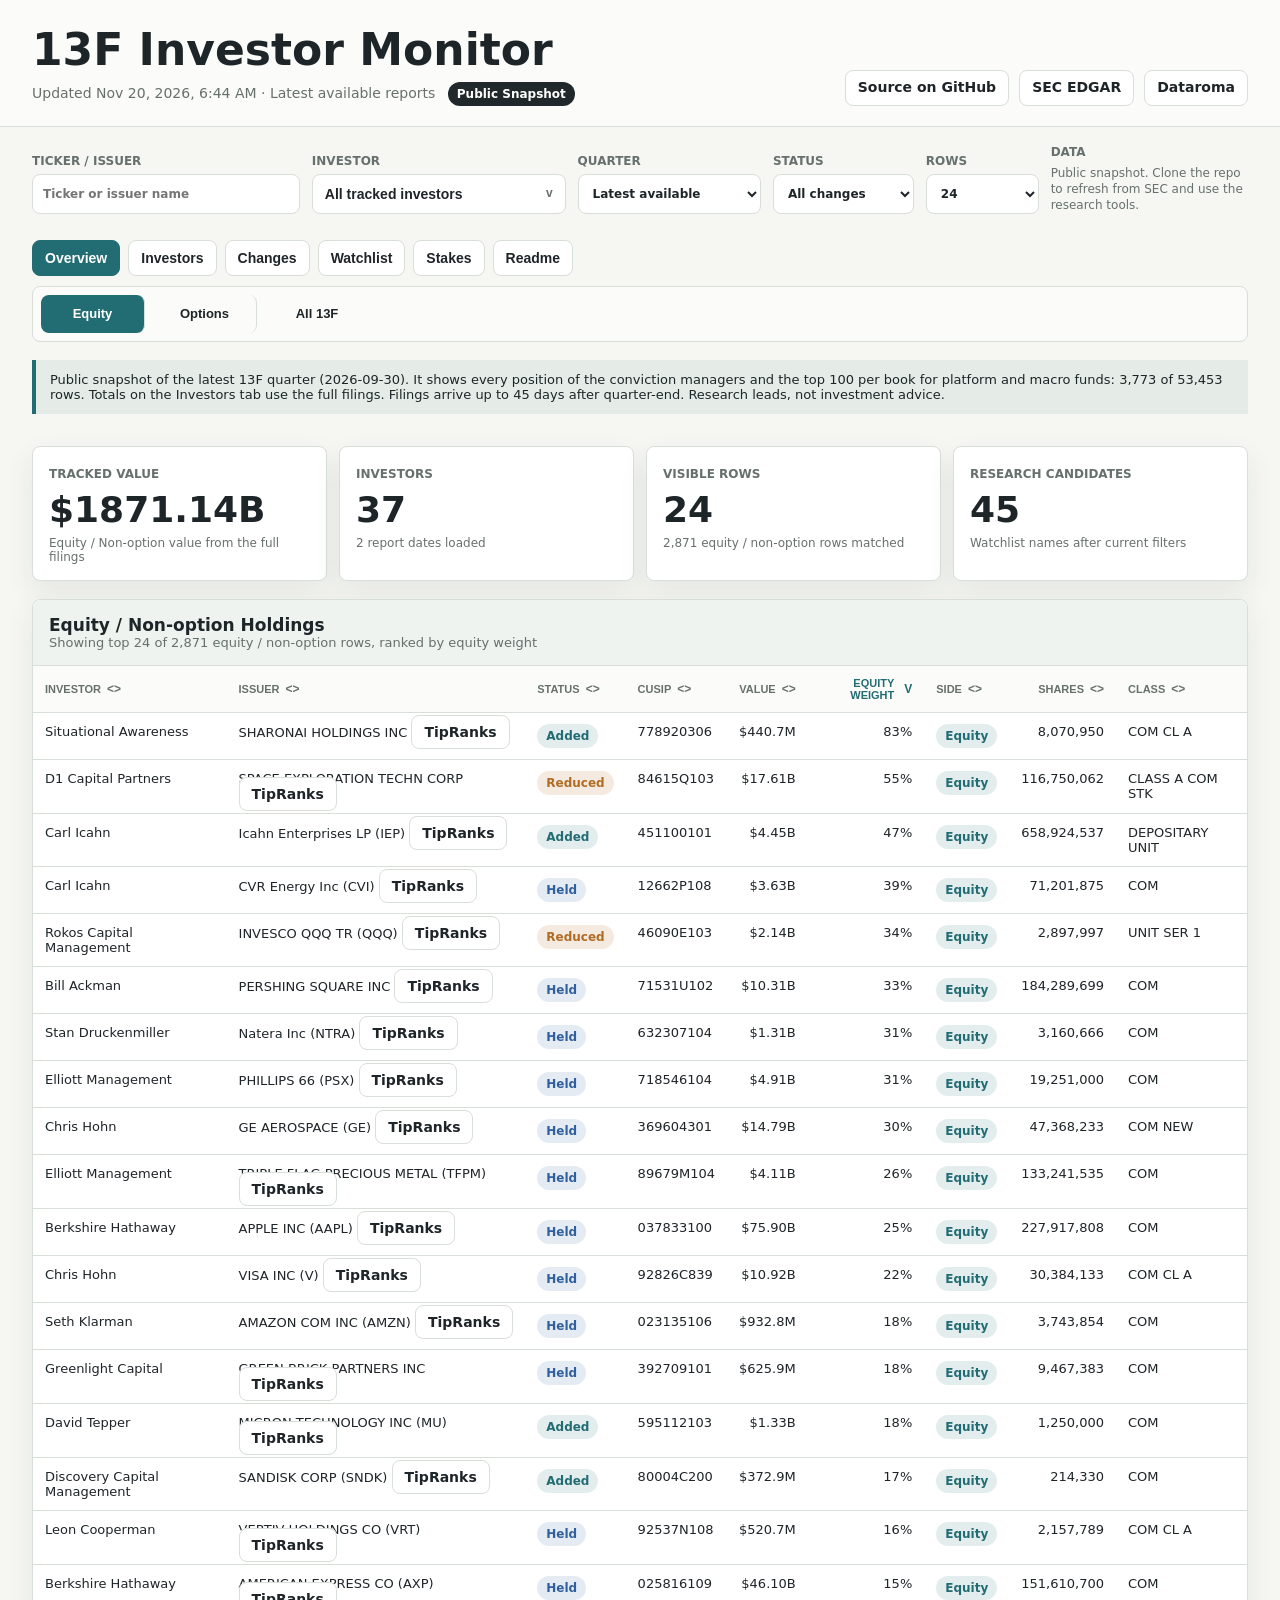
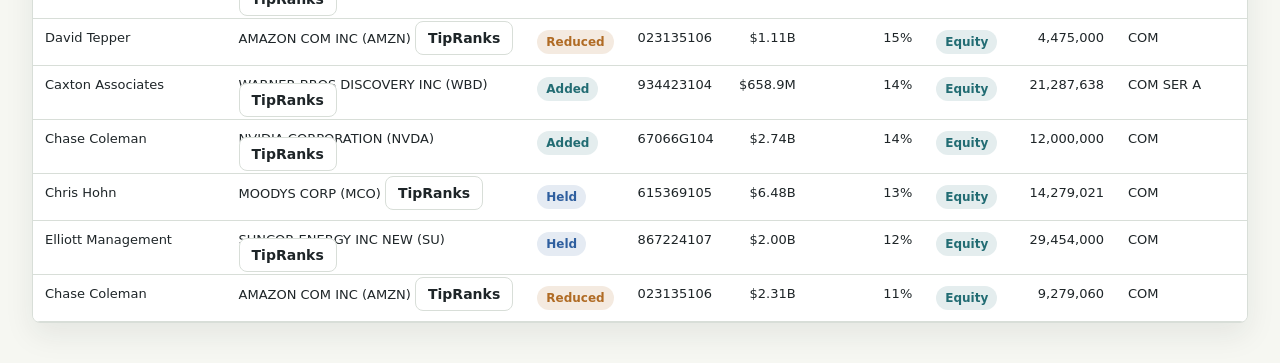
<file: docs/index.html>
<!doctype html>
<html lang="en">
  <head>
    <meta charset="utf-8" />
    <meta name="viewport" content="width=device-width, initial-scale=1" />
    <title>13F Investor Monitor</title>
    <link rel="icon" href="data:image/svg+xml,%3Csvg xmlns='http://www.w3.org/2000/svg' viewBox='0 0 32 32'%3E%3Crect width='32' height='32' rx='6' fill='%23205d78'/%3E%3Ctext x='16' y='22' font-family='system-ui,sans-serif' font-size='15' font-weight='700' fill='white' text-anchor='middle'%3E13F%3C/text%3E%3C/svg%3E" />
    <link rel="stylesheet" href="./styles.css" />
    <meta name="description" content="What 37 well-known institutional investors reported holding, from SEC 13F filings: positions, quarter-over-quarter changes, new stakes and a research watchlist." />
    <meta property="og:title" content="13F Investor Monitor" />
    <meta property="og:description" content="What 37 well-known institutional investors reported holding, from SEC 13F filings: positions, quarter-over-quarter changes, new stakes and a research watchlist." />
  </head>
  <body>
    <header class="topbar">
      <div>
        <h1>13F Investor Monitor</h1>
        <p id="dataStatus">Loading SEC portfolio data...</p>
      </div>
      <div class="topbar-actions">
        <a class="source-link" href="https://www.sec.gov/edgar/search/" target="_blank" rel="noreferrer">SEC EDGAR</a>
        <a class="source-link" href="https://www.dataroma.com/" target="_blank" rel="noreferrer">Dataroma</a>
      </div>
    </header>

    <main>
      <section class="controls" aria-label="Dashboard filters">
        <label>
          Ticker / Issuer
          <input id="searchInput" type="search" placeholder="Ticker or issuer name" autocomplete="off" />
        </label>
        <label class="investor-control">
          Investor
          <div class="multi-select" id="investorFilter">
            <button type="button" class="multi-select-button" id="investorFilterButton">All investors</button>
            <div class="multi-select-panel" id="investorFilterPanel" hidden></div>
          </div>
        </label>
        <label>
          Quarter
          <select id="reportDateFilter">
            <option value="latest">Latest available</option>
          </select>
        </label>
        <label>
          Status
          <select id="statusFilter">
            <option value="all">All changes</option>
            <option value="new">New</option>
            <option value="added">Added</option>
            <option value="reduced">Reduced</option>
            <option value="exited">Exited</option>
            <option value="held">Held</option>
          </select>
        </label>
        <label>
          Rows
          <select id="rowLimitFilter">
            <option value="24" selected>24</option>
            <option value="50">50</option>
            <option value="100">100</option>
            <option value="250">250</option>
            <option value="all">All (slower)</option>
          </select>
        </label>
        <div class="filing-check-control">
          <span class="control-label">Filings</span>
          <button type="button" id="checkFilingsButton">Check filings</button>
          <span id="filingCheckStatus">Check SEC and download new filings</span>
        </div>
      </section>

      <nav class="tabs" aria-label="Dashboard views">
        <button class="tab active" data-view="overview">Overview</button>
        <button class="tab" data-view="investors">Investors</button>
        <button class="tab" data-view="changes">Changes</button>
        <button class="tab" data-view="watchlist">Watchlist</button>
        <button class="tab" data-view="stakes">Stakes</button>
        <button class="tab" data-view="research">Research</button>
        <button class="tab" data-view="readme">Readme</button>
      </nav>

      <nav class="book-tabs" aria-label="Holding book">
        <button type="button" class="book-tab category-button active" data-category="equity">Equity</button>
        <button type="button" class="book-tab category-button" data-category="option">Options</button>
        <button type="button" class="book-tab category-button" data-category="all">All 13F</button>
      </nav>

      <section id="overviewView" class="view active"></section>
      <section id="investorsView" class="view"></section>
      <section id="changesView" class="view"></section>
      <section id="watchlistView" class="view"></section>
      <section id="stakesView" class="view"></section>
      <section id="researchView" class="view"></section>
      <section id="readmeView" class="view"></section>
    </main>

    <template id="emptyStateTemplate">
      <div class="empty-state">
        <h2>No matching data</h2>
        <p>Try a broader search or adjust the investor/status filters.</p>
      </div>
    </template>

    <script>window.DASHBOARD_STATIC = {"dataBase": "./snapshot/", "repoUrl": "https://github.com/jetsu27149/13F_monitoring"};</script>
    <script src="./app.js"></script>
  </body>
</html>
</file>
<file: docs/styles.css>
:root {
  color-scheme: light;
  --bg: #f6f7f2;
  --panel: #ffffff;
  --panel-2: #eef3f0;
  --text: #1e2528;
  --muted: #66706d;
  --line: #d8ded8;
  --teal: #226c73;
  --green: #2f7d52;
  --amber: #b06b24;
  --red: #b84a3a;
  --blue: #2f5f9f;
  --shadow: 0 12px 30px rgba(26, 35, 38, 0.08);
}

* {
  box-sizing: border-box;
}

body {
  margin: 0;
  background: var(--bg);
  color: var(--text);
  font-family: Inter, ui-sans-serif, system-ui, -apple-system, BlinkMacSystemFont, "Segoe UI", sans-serif;
  letter-spacing: 0;
}

a {
  color: inherit;
}

.topbar {
  display: flex;
  align-items: flex-end;
  justify-content: space-between;
  gap: 24px;
  padding: 28px 32px 20px;
  border-bottom: 1px solid var(--line);
  background: #fbfcf9;
}

.topbar h1 {
  margin: 0;
  font-size: clamp(28px, 4vw, 44px);
  line-height: 1;
  font-weight: 760;
}

.topbar p {
  margin: 10px 0 0;
  color: var(--muted);
  font-size: 14px;
}

.topbar-actions {
  display: flex;
  gap: 10px;
  flex-wrap: wrap;
  justify-content: flex-end;
}

.source-link,
.tab,
button {
  min-height: 36px;
  border: 1px solid var(--line);
  background: var(--panel);
  color: var(--text);
  border-radius: 8px;
  padding: 8px 12px;
  font-size: 14px;
  font-weight: 650;
  text-decoration: none;
  cursor: pointer;
}

.source-link:hover,
.tab:hover,
button:hover {
  border-color: #9ea9a3;
}

main {
  padding: 18px 32px 40px;
}

.controls {
  display: grid;
  grid-template-columns: minmax(190px, 0.95fr) minmax(210px, 0.9fr) minmax(170px, 0.65fr) minmax(140px, 0.5fr) minmax(112px, 0.4fr) minmax(190px, 0.7fr);
  gap: 12px;
  align-items: end;
  margin-bottom: 26px;
}

label,
.category-control,
.control-label {
  display: grid;
  gap: 6px;
  color: var(--muted);
  font-size: 12px;
  font-weight: 720;
  text-transform: uppercase;
}

.investor-control {
  min-width: 0;
}

.multi-select {
  position: relative;
}

.multi-select-button {
  position: relative;
  width: 100%;
  min-height: 40px;
  padding-right: 34px;
  overflow: hidden;
  background: var(--panel);
  color: var(--text);
  font-weight: 650;
  text-align: left;
  text-overflow: ellipsis;
  white-space: nowrap;
}

.multi-select-button::after {
  position: absolute;
  right: 12px;
  content: "v";
  color: var(--muted);
  font-size: 12px;
}

.multi-select-panel {
  position: absolute;
  z-index: 20;
  top: calc(100% + 6px);
  left: 0;
  right: 0;
  max-height: 280px;
  overflow: auto;
  padding: 6px;
  border: 1px solid var(--line);
  border-radius: 8px;
  background: var(--panel);
  box-shadow: var(--shadow);
}

.multi-select-option {
  display: grid;
  grid-template-columns: 18px minmax(0, 1fr);
  gap: 8px;
  align-items: center;
  padding: 7px 8px;
  border-radius: 6px;
  color: var(--text);
  font-size: 14px;
  font-weight: 520;
  text-transform: none;
}

.multi-select-option:hover {
  background: #f0f5f2;
}

.multi-select-option input {
  width: 16px;
  min-height: 16px;
  margin: 0;
  padding: 0;
}

.multi-select-option span {
  overflow: hidden;
  text-overflow: ellipsis;
  white-space: nowrap;
}

.category-control {
  margin: 0;
  padding: 0;
  border: 0;
}

.category-control legend {
  padding: 0;
}

.segmented-control {
  display: grid;
  grid-template-columns: repeat(3, 1fr);
  min-height: 40px;
  border: 1px solid var(--line);
  border-radius: 8px;
  overflow: hidden;
  background: var(--panel);
}

.category-button {
  min-height: 38px;
  border: 0;
  border-right: 1px solid var(--line);
  border-radius: 0;
  background: transparent;
  padding: 8px 10px;
  font-size: 13px;
}

.category-button:last-child {
  border-right: 0;
}

.category-button.active {
  background: var(--teal);
  color: #fff;
}

.filing-check-control {
  position: relative;
  display: grid;
  gap: 6px;
  align-content: start;
}

.filing-check-control button {
  width: 100%;
  min-height: 40px;
  background: var(--teal);
  color: #fff;
}

.filing-check-control button:disabled {
  cursor: wait;
  opacity: 0.65;
}

.filing-check-control #filingCheckStatus {
  position: absolute;
  top: calc(100% + 5px);
  left: 0;
  right: 0;
  min-height: 16px;
  overflow: hidden;
  color: var(--muted);
  font-size: 12px;
  line-height: 1.3;
  text-overflow: ellipsis;
  white-space: nowrap;
}

input,
select,
textarea {
  width: 100%;
  min-height: 40px;
  border: 1px solid var(--line);
  border-radius: 8px;
  background: var(--panel);
  color: var(--text);
  padding: 8px 10px;
  font: inherit;
  text-transform: none;
}

textarea {
  min-height: 120px;
  resize: vertical;
  line-height: 1.45;
}

input[type="range"] {
  padding: 0;
}

.tabs {
  display: flex;
  flex-wrap: wrap;
  gap: 8px;
  margin-bottom: 10px;
}

.tab.active {
  background: var(--teal);
  border-color: var(--teal);
  color: #fff;
}

.book-tabs {
  display: flex;
  flex-wrap: wrap;
  gap: 8px;
  align-items: center;
  margin-bottom: 18px;
  padding: 8px;
  border: 1px solid var(--line);
  border-radius: 8px;
  background: #fbfcf9;
}

.book-tab {
  min-width: 104px;
  border-radius: 8px;
}

.view {
  display: none;
}

.view.active {
  display: grid;
  gap: 18px;
}

.metric-grid {
  display: grid;
  grid-template-columns: repeat(4, minmax(150px, 1fr));
  gap: 12px;
}

.metric-card,
.panel,
.investor-card,
.watch-card {
  background: var(--panel);
  border: 1px solid var(--line);
  border-radius: 8px;
  box-shadow: var(--shadow);
}

.metric-card {
  min-height: 116px;
  padding: 16px;
}

.metric-card span {
  color: var(--muted);
  font-size: 12px;
  font-weight: 720;
  text-transform: uppercase;
}

.metric-card strong {
  display: block;
  margin-top: 10px;
  font-size: clamp(24px, 3vw, 36px);
  line-height: 1;
}

.metric-card small {
  display: block;
  margin-top: 8px;
  color: var(--muted);
  font-size: 12px;
}

.panel {
  overflow: hidden;
}

.panel-header {
  display: flex;
  align-items: center;
  justify-content: space-between;
  gap: 14px;
  padding: 15px 16px;
  border-bottom: 1px solid var(--line);
  background: var(--panel-2);
}

.panel-header h2 {
  margin: 0;
  font-size: 17px;
}

.panel-header p {
  margin: 0;
  color: var(--muted);
  font-size: 13px;
}

.subhead {
  margin: 0 0 10px;
  font-size: 16px;
}

.subtle-note {
  margin: -6px 0 10px;
  color: var(--muted);
  font-size: 12px;
}

.grid-2 {
  display: grid;
  grid-template-columns: minmax(0, 1fr) minmax(340px, 0.7fr);
  gap: 18px;
}

.research-grid {
  display: grid;
  grid-template-columns: minmax(0, 1fr) minmax(360px, 0.72fr);
  gap: 18px;
}

.panel-body {
  padding: 16px;
}

.qa-form,
.ticker-form {
  display: grid;
  gap: 12px;
}

.qa-actions {
  display: flex;
  flex-wrap: wrap;
  gap: 10px;
}

.inline-form {
  display: grid;
  grid-template-columns: minmax(140px, 1fr) auto;
  gap: 10px;
  align-items: end;
}

.answer-box,
.ticker-result {
  min-height: 120px;
  padding: 14px;
  border: 1px solid var(--line);
  border-radius: 8px;
  background: #f8faf6;
  color: var(--text);
  font-size: 14px;
  line-height: 1.45;
  white-space: pre-wrap;
}

.answer-box.loading,
.ticker-result.loading {
  color: var(--muted);
}

.style-summary {
  display: grid;
  gap: 12px;
}

.style-summary h3 {
  margin: 0;
  font-size: 18px;
}

.style-summary p {
  margin: 0;
  color: var(--muted);
  line-height: 1.45;
}

.situational-grid {
  display: grid;
  grid-template-columns: minmax(0, 0.95fr) minmax(360px, 1.05fr);
  gap: 18px;
}

.awareness-block,
.earnings-watch {
  padding: 14px;
  border: 1px solid var(--line);
  border-radius: 8px;
  background: #f8faf6;
}

.section-heading {
  display: flex;
  align-items: start;
  justify-content: space-between;
  gap: 12px;
  margin-bottom: 10px;
}

.section-heading h3 {
  margin: 0;
  font-size: 15px;
}

.section-heading p {
  margin: 0;
  color: var(--muted);
  font-size: 12px;
  line-height: 1.35;
}

.awareness-label {
  color: var(--teal);
  font-size: 11px;
  font-weight: 760;
  text-transform: uppercase;
}

.earnings-actions {
  display: flex;
  align-items: center;
  gap: 10px;
  margin-bottom: 10px;
}

.earnings-actions span,
.empty-inline {
  color: var(--muted);
  font-size: 12px;
  line-height: 1.35;
}

.earnings-list {
  display: grid;
  gap: 8px;
}

.earnings-row {
  display: grid;
  grid-template-columns: minmax(0, 1fr) auto;
  gap: 9px;
  padding: 10px;
  border: 1px solid var(--line);
  border-radius: 8px;
  background: var(--panel);
}

.earnings-row strong,
.earnings-row span {
  display: block;
}

.earnings-row span {
  margin-top: 3px;
  color: var(--muted);
  font-size: 12px;
}

.earnings-row-actions {
  display: flex;
  align-items: start;
  gap: 6px;
}

.compact-link {
  min-height: 36px;
}

.earnings-result {
  grid-column: 1 / -1;
  min-height: 42px;
  padding-top: 7px;
  border-top: 1px solid var(--line);
  color: var(--muted);
  font-size: 12px;
  line-height: 1.4;
  white-space: pre-wrap;
}

.earnings-result.loading {
  color: var(--teal);
}

.data-source-note {
  color: var(--muted);
  font-size: 12px;
  line-height: 1.35;
}

.readme-body {
  display: grid;
  gap: 14px;
}

.definition-grid {
  display: grid;
  grid-template-columns: repeat(2, minmax(260px, 1fr));
  gap: 12px;
}

.definition-card {
  padding: 14px;
  border: 1px solid var(--line);
  border-radius: 8px;
  background: #f8faf6;
}

.definition-card h3 {
  margin: 0 0 7px;
  font-size: 14px;
}

.definition-card p,
.readme-note p {
  margin: 0;
  color: var(--muted);
  font-size: 13px;
  line-height: 1.45;
}

.readme-note {
  padding: 14px;
  border-left: 4px solid var(--teal);
  background: #eef6f3;
}

.readme-note strong {
  display: block;
  margin-bottom: 6px;
  font-size: 13px;
  text-transform: uppercase;
  color: var(--teal);
}

.investor-grid {
  display: grid;
  grid-template-columns: repeat(5, minmax(210px, 1fr));
  gap: 12px;
}

.investor-card {
  min-height: 220px;
  padding: 15px;
  display: grid;
  gap: 12px;
  align-content: start;
}

.investor-card h3,
.watch-card h3 {
  margin: 0;
  font-size: 17px;
}

.investor-card .manager,
.watch-card p {
  margin: 0;
  color: var(--muted);
  font-size: 13px;
}

.stats-row {
  display: grid;
  grid-template-columns: repeat(3, 1fr);
  gap: 8px;
}

.stat {
  min-height: 62px;
  padding: 9px;
  background: #f8faf6;
  border: 1px solid var(--line);
  border-radius: 8px;
}

.stat span {
  display: block;
  color: var(--muted);
  font-size: 11px;
  font-weight: 720;
  text-transform: uppercase;
}

.stat strong {
  display: block;
  margin-top: 6px;
  font-size: 16px;
}

.bar {
  width: 100%;
  height: 9px;
  overflow: hidden;
  background: #dfe7e2;
  border-radius: 999px;
}

.bar > span {
  display: block;
  height: 100%;
  background: var(--teal);
  border-radius: 999px;
}

.pattern-list {
  margin: 0;
  padding: 0;
  list-style: none;
  display: grid;
  gap: 8px;
}

.pattern-list li {
  color: var(--muted);
  font-size: 13px;
  line-height: 1.35;
}

.table-wrap {
  width: 100%;
  overflow: auto;
}

table {
  width: 100%;
  min-width: 860px;
  border-collapse: collapse;
  background: var(--panel);
}

th,
td {
  padding: 11px 12px;
  border-bottom: 1px solid var(--line);
  text-align: left;
  vertical-align: top;
  font-size: 13px;
}

th {
  position: sticky;
  top: 0;
  background: #fbfcf9;
  color: var(--muted);
  font-size: 11px;
  text-transform: uppercase;
  z-index: 1;
}

.sort-button {
  display: inline-flex;
  align-items: center;
  justify-content: flex-start;
  gap: 6px;
  width: 100%;
  min-height: 24px;
  border: 0;
  border-radius: 0;
  background: transparent;
  color: inherit;
  padding: 0;
  font-size: 11px;
  font-weight: 760;
  text-align: inherit;
  text-transform: uppercase;
}

.num .sort-button {
  justify-content: flex-end;
}

.sort-button:hover {
  color: var(--text);
}

.sort-button.active {
  color: var(--teal);
}

.sort-arrow {
  min-width: 12px;
  font-size: 12px;
}

tbody tr:hover {
  background: #f9fbf6;
}

.num {
  text-align: right;
  font-variant-numeric: tabular-nums;
}

.status-pill,
.side-pill,
.mode-pill {
  display: inline-flex;
  align-items: center;
  min-height: 24px;
  border-radius: 999px;
  padding: 3px 9px;
  font-size: 12px;
  font-weight: 760;
  text-transform: capitalize;
}

.status-new {
  background: rgba(47, 125, 82, 0.12);
  color: var(--green);
}

.status-added {
  background: rgba(34, 108, 115, 0.12);
  color: var(--teal);
}

.status-reduced {
  background: rgba(176, 107, 36, 0.14);
  color: var(--amber);
}

.status-exited {
  background: rgba(184, 74, 58, 0.12);
  color: var(--red);
}

.status-held {
  background: rgba(47, 95, 159, 0.12);
  color: var(--blue);
}

.side-equity {
  background: rgba(34, 108, 115, 0.12);
  color: var(--teal);
}

.side-option {
  background: rgba(176, 107, 36, 0.14);
  color: var(--amber);
}

.mode-pill {
  background: #20282b;
  color: #fff;
  margin-left: 8px;
}

.watch-grid {
  display: grid;
  grid-template-columns: repeat(3, minmax(240px, 1fr));
  gap: 12px;
  align-items: start;
}

.watch-card {
  padding: 15px;
  display: grid;
  gap: 12px;
  align-content: start;
}

.watch-score {
  width: 64px;
  height: 64px;
  border-radius: 50%;
  display: flex;
  flex-direction: column;
  align-items: center;
  justify-content: center;
  background: var(--teal);
  color: #fff;
  text-align: center;
}

.watch-score strong {
  display: block;
  font-size: 19px;
  line-height: 1;
}

.watch-score span {
  display: block;
  margin-top: 4px;
  font-size: 10px;
  font-weight: 760;
  text-transform: uppercase;
}

.watch-head {
  display: flex;
  align-items: flex-start;
  justify-content: space-between;
  gap: 12px;
}

.tag-row {
  display: flex;
  flex-wrap: wrap;
  gap: 6px;
}

.tag {
  border: 1px solid var(--line);
  border-radius: 999px;
  padding: 4px 8px;
  background: #f8faf6;
  color: var(--muted);
  font-size: 12px;
}

.watch-section {
  display: grid;
  gap: 8px;
}

.watch-section h4 {
  margin: 0;
  color: var(--muted);
  font-size: 11px;
  font-weight: 760;
  text-transform: uppercase;
}

.owner-change-list {
  display: grid;
  gap: 7px;
}

.owner-change-row {
  display: grid;
  grid-template-columns: auto minmax(0, 1fr);
  gap: 8px;
  align-items: start;
  padding: 8px;
  border: 1px solid var(--line);
  border-radius: 8px;
  background: #f8faf6;
}

.owner-change-row strong {
  display: block;
  font-size: 13px;
  line-height: 1.2;
}

.owner-change-row small {
  display: block;
  margin-top: 2px;
  color: var(--muted);
  font-size: 11px;
  line-height: 1.25;
}

.owner-change-row span,
.owner-change-row em {
  display: block;
  margin-top: 3px;
  color: var(--muted);
  font-size: 12px;
  line-height: 1.3;
}

.owner-change-row em {
  font-style: normal;
}

.lifecycle-section {
  padding-top: 2px;
}

.lifecycle-chart {
  padding: 8px;
  border: 1px solid var(--line);
  border-radius: 8px;
  background: #f8faf6;
}

.lifecycle-chart svg {
  display: block;
  width: 100%;
  height: auto;
  overflow: visible;
}

.lifecycle-chart text {
  fill: var(--muted);
  font-size: 10px;
}

.axis-line {
  stroke: #ccd5cf;
  stroke-width: 1;
}

.lifecycle-range {
  margin-top: 4px;
  color: var(--muted);
  font-size: 11px;
}

.lifecycle-legend {
  display: grid;
  gap: 6px;
}

.lifecycle-legend-item {
  display: grid;
  grid-template-columns: 10px minmax(88px, 0.75fr) minmax(0, 1fr);
  gap: 6px;
  align-items: center;
  color: var(--muted);
  font-size: 11px;
}

.lifecycle-legend-item > span {
  width: 10px;
  height: 10px;
  border-radius: 50%;
}

.lifecycle-legend-item strong {
  color: var(--text);
  font-size: 12px;
}

.lifecycle-legend-item em {
  overflow: hidden;
  color: var(--muted);
  font-style: normal;
  text-overflow: ellipsis;
  white-space: nowrap;
}

.lifecycle-legend-item small {
  grid-column: 2 / -1;
  color: var(--muted);
  font-size: 11px;
}

.watch-commentary {
  padding: 12px;
  border: 1px solid var(--line);
  border-radius: 8px;
  background: #f8faf6;
}

.watch-commentary strong {
  display: block;
  font-size: 12px;
  text-transform: uppercase;
  color: var(--teal);
}

.watch-commentary p {
  margin: 6px 0 0;
  color: var(--text);
  font-size: 13px;
  line-height: 1.45;
}

.empty-state {
  padding: 32px;
  background: var(--panel);
  border: 1px dashed var(--line);
  border-radius: 8px;
  text-align: center;
}

.empty-state h2 {
  margin: 0 0 8px;
}

.empty-state p {
  margin: 0;
  color: var(--muted);
}

.warning {
  border-left: 4px solid var(--amber);
  padding: 12px 14px;
  background: #fff7ed;
  color: #694312;
  font-size: 13px;
}

@media (max-width: 1180px) {
  .controls {
    grid-template-columns: repeat(2, minmax(220px, 1fr));
  }

  .metric-grid {
    grid-template-columns: repeat(2, minmax(160px, 1fr));
  }

  .investor-grid,
  .watch-grid {
    grid-template-columns: repeat(2, minmax(220px, 1fr));
  }

  .grid-2 {
    grid-template-columns: 1fr;
  }

  .research-grid {
    grid-template-columns: 1fr;
  }

  .situational-grid {
    grid-template-columns: 1fr;
  }

  .definition-grid {
    grid-template-columns: 1fr;
  }
}

@media (max-width: 760px) {
  .topbar {
    align-items: flex-start;
    flex-direction: column;
    padding: 22px 18px 18px;
  }

  main {
    padding: 14px 18px 32px;
  }

  .controls,
  .metric-grid,
  .investor-grid,
  .watch-grid {
    grid-template-columns: 1fr;
  }

  .panel-header {
    align-items: flex-start;
    flex-direction: column;
  }

  table {
    min-width: 760px;
  }

  .inline-form {
    grid-template-columns: 1fr;
  }

  .earnings-row {
    grid-template-columns: 1fr;
  }

  .earnings-row-actions {
    flex-wrap: wrap;
  }
}

.stakes-filter {
  display: flex;
  align-items: center;
  gap: 8px;
  font-size: 13px;
  font-weight: 700;
}

.stakes-filter select {
  min-width: 280px;
}

.muted {
  color: var(--muted, #6b7280);
  font-weight: 500;
}

.notice {
  border-left: 4px solid var(--teal);
  padding: 12px 14px;
  margin-bottom: 14px;
  background: rgba(34, 108, 115, 0.08);
  font-size: 13px;
}

.snapshot-note {
  font-size: 12px;
  line-height: 1.35;
  color: var(--muted, #6b7280);
}
</file>
